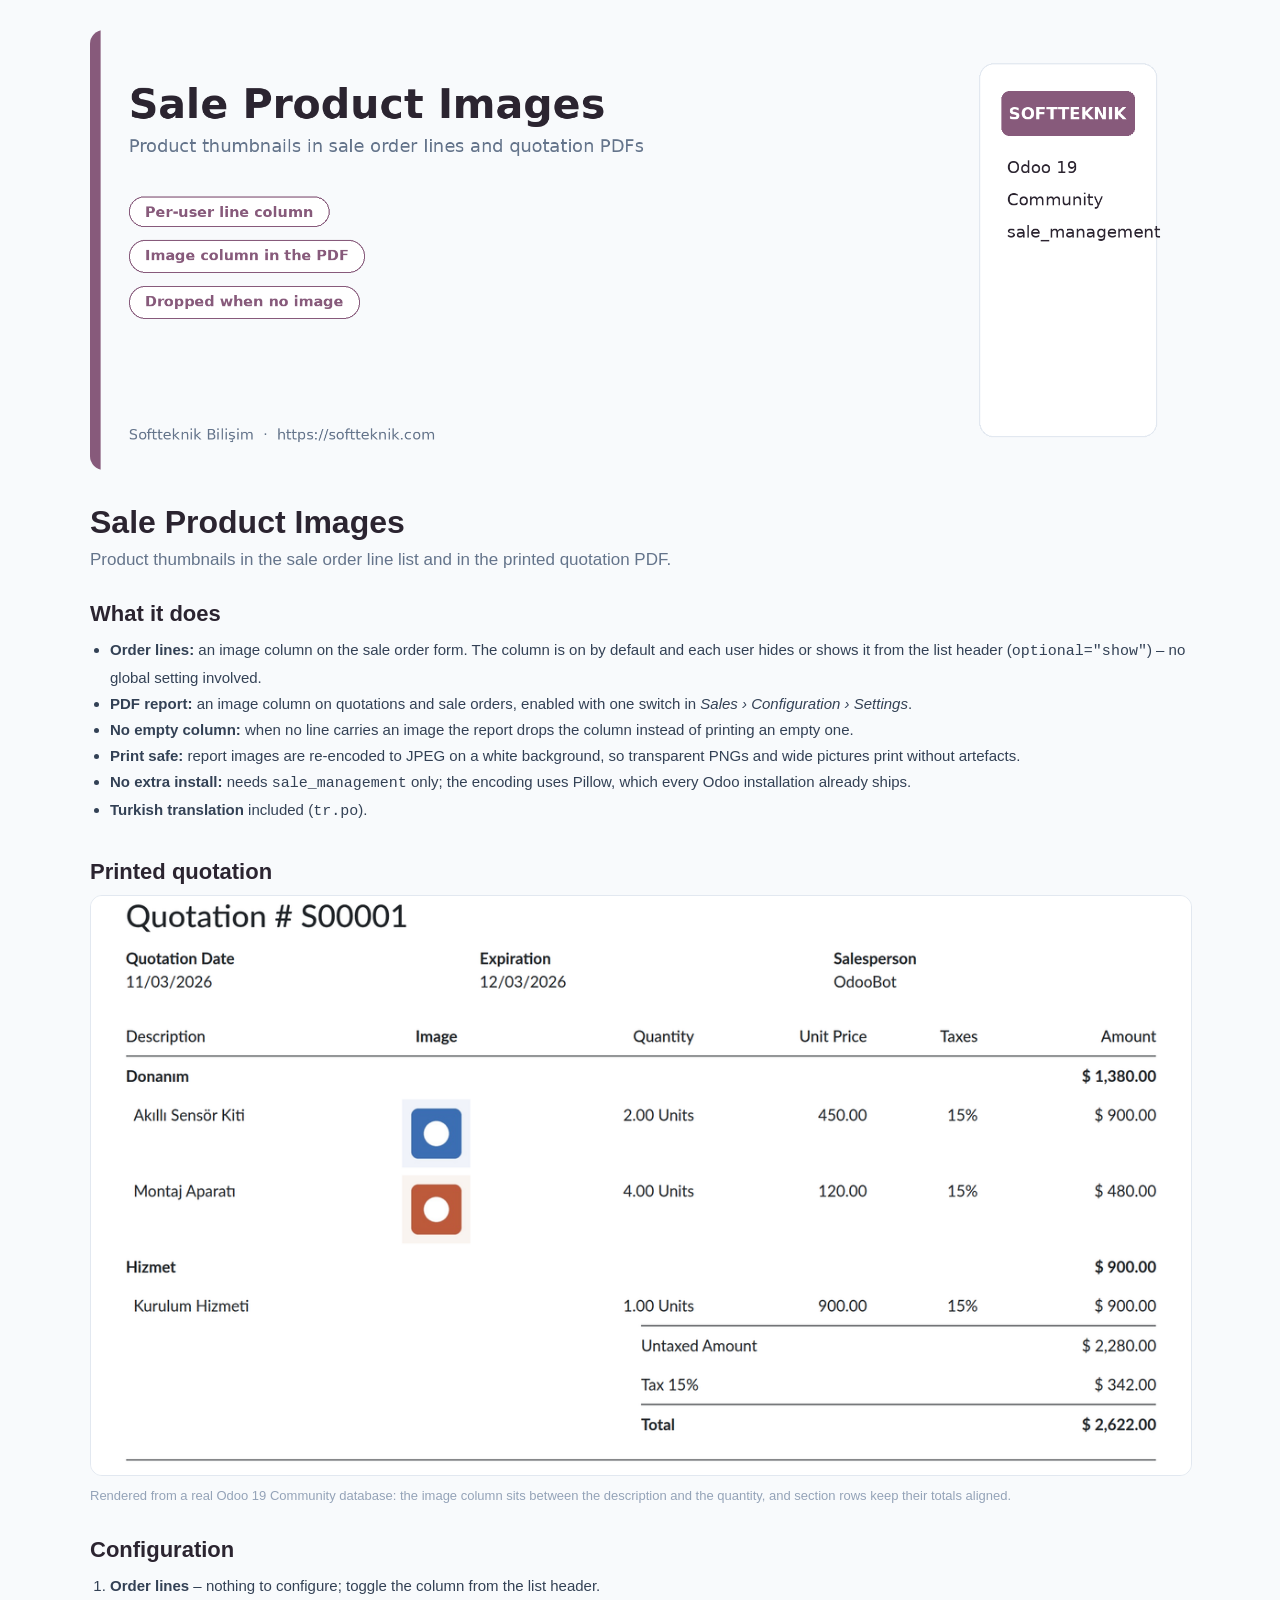
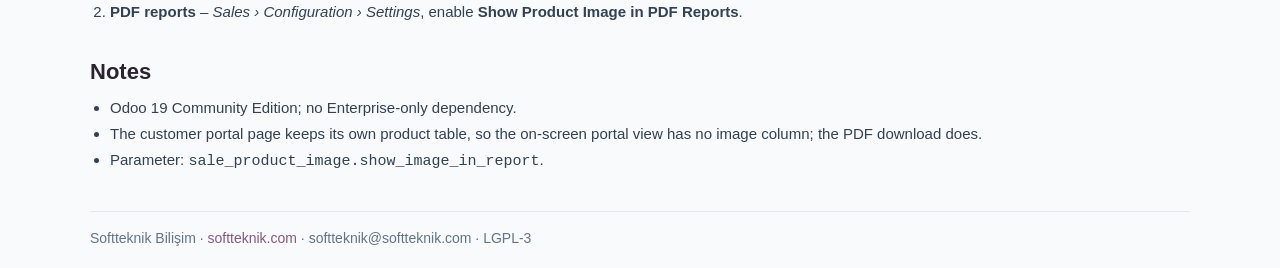
<file: sale_product_image/static/description/index.html>
<!DOCTYPE html>
<html lang="en">
<head>
    <meta charset="utf-8"/>
    <title>Sale Product Images</title>
</head>
<body style="margin:0;background:#F8FAFC;color:#334155;font-family:Arial,Helvetica,sans-serif;">

<div style="max-width:1100px;margin:0 auto;padding:30px 20px;">

    <img src="banner.png" alt="Sale Product Images for Odoo"
         style="width:100%;height:auto;border-radius:14px;"/>

    <h1 style="color:#2B2430;font-size:32px;margin:30px 0 6px 0;">Sale Product Images</h1>
    <p style="color:#64748B;font-size:17px;line-height:26px;margin:0 0 24px 0;">
        Product thumbnails in the sale order line list and in the printed quotation PDF.
    </p>

    <h2 style="color:#2B2430;font-size:22px;margin:28px 0 10px 0;">What it does</h2>
    <ul style="font-size:15px;line-height:26px;margin:0;padding-left:20px;">
        <li><strong>Order lines:</strong> an image column on the sale order form. The column
            is on by default and each user hides or shows it from the list header
            (<code>optional="show"</code>) &ndash; no global setting involved.</li>
        <li><strong>PDF report:</strong> an image column on quotations and sale orders, enabled
            with one switch in <em>Sales &rsaquo; Configuration &rsaquo; Settings</em>.</li>
        <li><strong>No empty column:</strong> when no line carries an image the report drops the
            column instead of printing an empty one.</li>
        <li><strong>Print safe:</strong> report images are re-encoded to JPEG on a white
            background, so transparent PNGs and wide pictures print without artefacts.</li>
        <li><strong>No extra install:</strong> needs <code>sale_management</code> only; the
            encoding uses Pillow, which every Odoo installation already ships.</li>
        <li><strong>Turkish translation</strong> included (<code>tr.po</code>).</li>
    </ul>

    <h2 style="color:#2B2430;font-size:22px;margin:34px 0 10px 0;">Printed quotation</h2>
    <img src="screenshots/quotation.png" alt="Quotation report with the product image column"
         style="width:100%;height:auto;border:1px solid #E2E8F0;border-radius:12px;"/>
    <p style="color:#94A3B8;font-size:13px;margin:8px 0 0 0;">
        Rendered from a real Odoo 19 Community database: the image column sits between the
        description and the quantity, and section rows keep their totals aligned.
    </p>

    <h2 style="color:#2B2430;font-size:22px;margin:34px 0 10px 0;">Configuration</h2>
    <ol style="font-size:15px;line-height:26px;margin:0;padding-left:20px;">
        <li><strong>Order lines</strong> &ndash; nothing to configure; toggle the column from the
            list header.</li>
        <li><strong>PDF reports</strong> &ndash; <em>Sales &rsaquo; Configuration &rsaquo;
            Settings</em>, enable <strong>Show Product Image in PDF Reports</strong>.</li>
    </ol>

    <h2 style="color:#2B2430;font-size:22px;margin:34px 0 10px 0;">Notes</h2>
    <ul style="font-size:15px;line-height:26px;margin:0;padding-left:20px;">
        <li>Odoo 19 Community Edition; no Enterprise-only dependency.</li>
        <li>The customer portal page keeps its own product table, so the on-screen portal view
            has no image column; the PDF download does.</li>
        <li>Parameter: <code>sale_product_image.show_image_in_report</code>.</li>
    </ul>

    <div style="border-top:1px solid #E2E8F0;margin-top:36px;padding-top:18px;
                color:#64748B;font-size:14px;">
        Softteknik Bilişim &middot;
        <a href="https://softteknik.com" style="color:#875A7B;text-decoration:none;">softteknik.com</a>
        &middot; softteknik@softteknik.com &middot; LGPL-3
    </div>

</div>

</body>
</html>
</file>
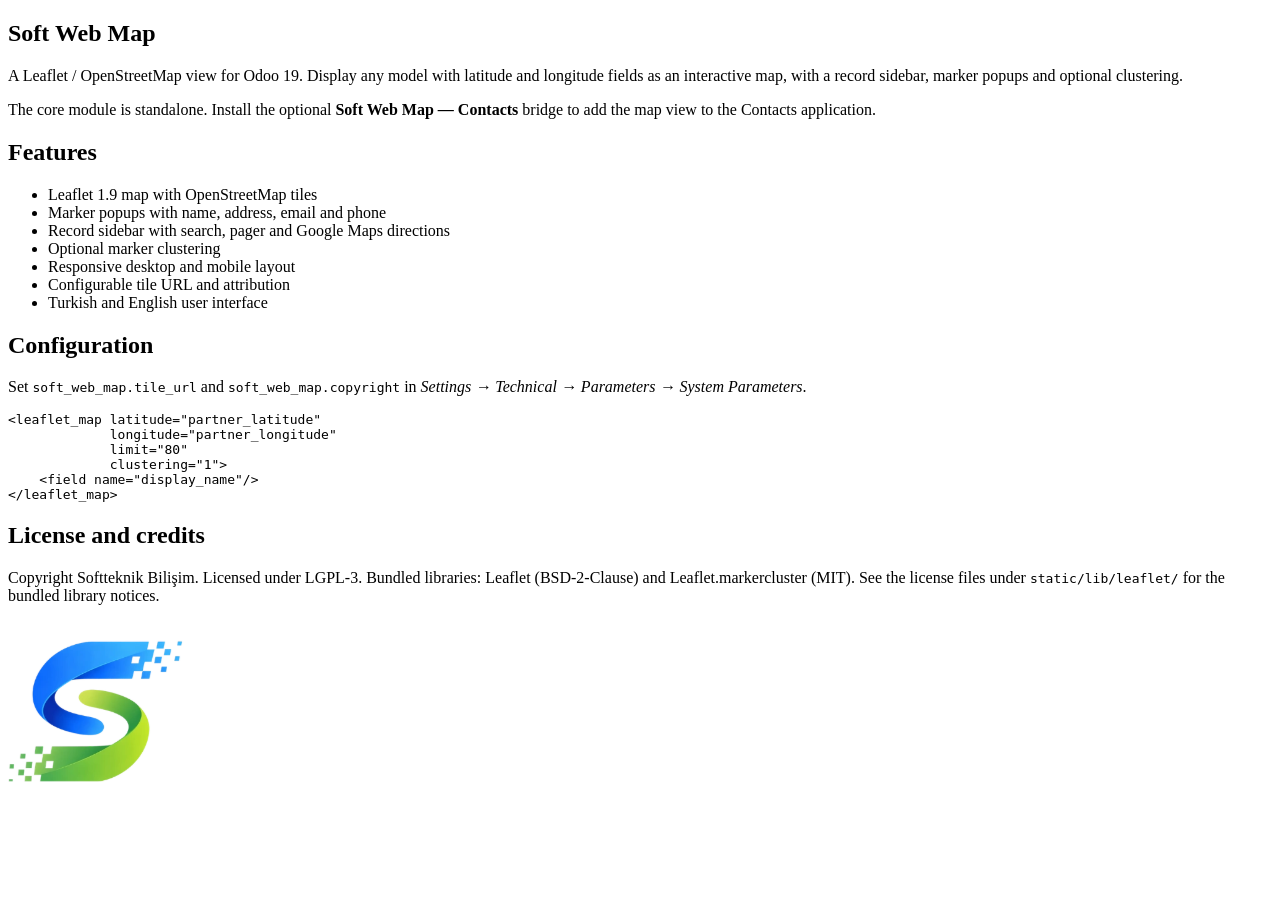
<file: soft_web_map/static/description/index.html>
<!DOCTYPE html>
<html lang="en">
<head>
    <meta charset="utf-8"/>
    <title>Soft Web Map</title>
</head>
<body>
<section class="container">
    <div class="row">
        <div class="col-lg-8">
            <h1>Soft Web Map</h1>
            <p class="lead">
                A Leaflet / OpenStreetMap view for Odoo 19. Display any model with
                latitude and longitude fields as an interactive map, with a record
                sidebar, marker popups and optional clustering.
            </p>
            <p>
                The core module is standalone. Install the optional
                <strong>Soft Web Map — Contacts</strong> bridge to add the map view
                to the Contacts application.
            </p>

            <h2>Features</h2>
            <ul>
                <li>Leaflet 1.9 map with OpenStreetMap tiles</li>
                <li>Marker popups with name, address, email and phone</li>
                <li>Record sidebar with search, pager and Google Maps directions</li>
                <li>Optional marker clustering</li>
                <li>Responsive desktop and mobile layout</li>
                <li>Configurable tile URL and attribution</li>
                <li>Turkish and English user interface</li>
            </ul>

            <h2>Configuration</h2>
            <p>
                Set <code>soft_web_map.tile_url</code> and
                <code>soft_web_map.copyright</code> in <em>Settings &rarr; Technical
                &rarr; Parameters &rarr; System Parameters</em>.
            </p>
            <pre><code>&lt;leaflet_map latitude="partner_latitude"
             longitude="partner_longitude"
             limit="80"
             clustering="1"&gt;
    &lt;field name="display_name"/&gt;
&lt;/leaflet_map&gt;</code></pre>

            <h2>License and credits</h2>
            <p>
                Copyright Softteknik Bilişim. Licensed under LGPL-3.
                Bundled libraries: Leaflet (BSD-2-Clause) and Leaflet.markercluster
                (MIT). See the license files under <code>static/lib/leaflet/</code>
                for the bundled library notices.
            </p>
        </div>
        <div class="col-lg-4 text-center">
            <img src="icon.png" alt="Soft Web Map" class="img img-fluid" style="max-width: 180px;"/>
        </div>
    </div>
</section>
</body>
</html>
</file>
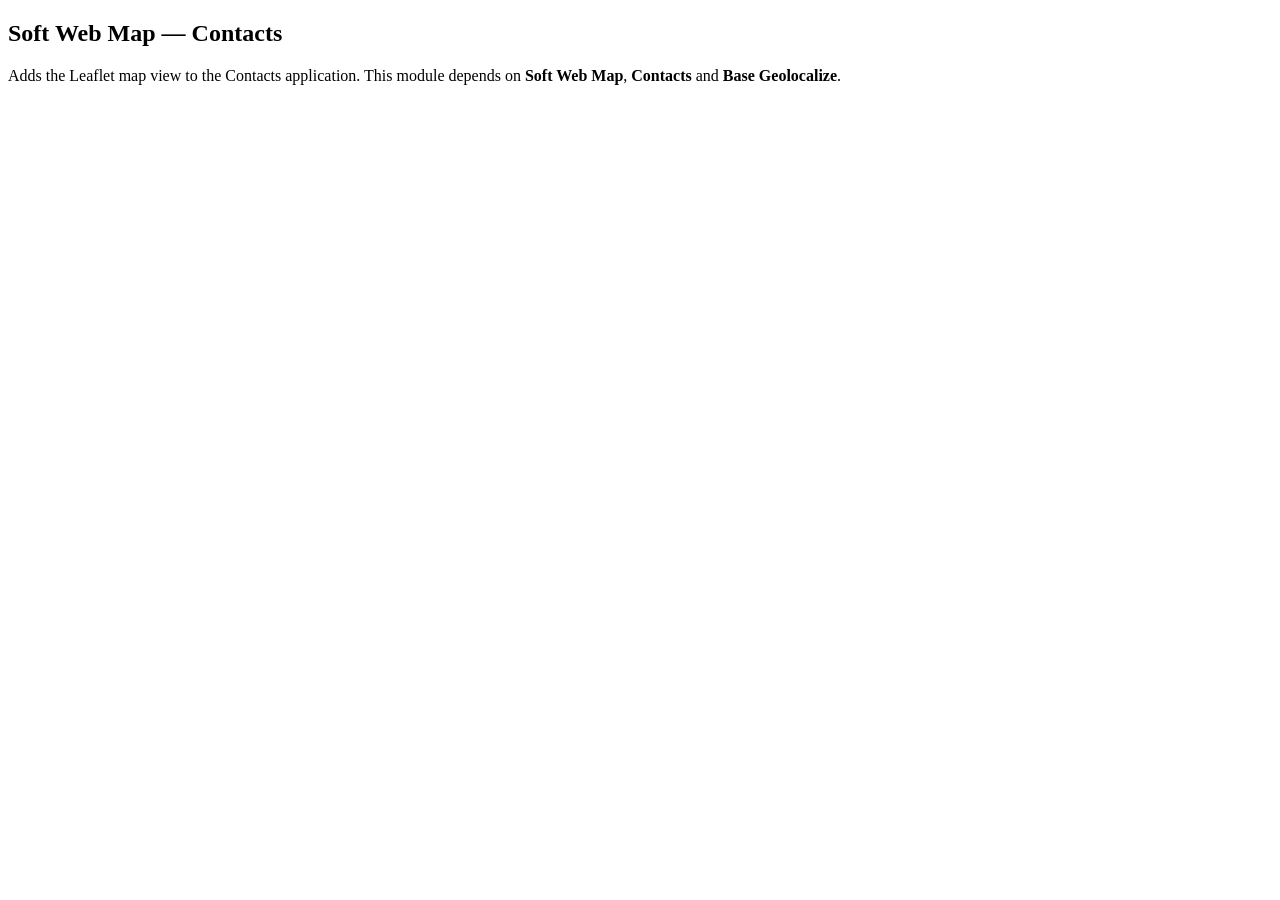
<file: soft_web_map_contacts/static/description/index.html>
<!DOCTYPE html>
<html lang="en">
<head>
    <meta charset="utf-8"/>
    <title>Soft Web Map — Contacts</title>
</head>
<body>
<section class="container">
    <h1>Soft Web Map — Contacts</h1>
    <p>
        Adds the Leaflet map view to the Contacts application. This module
        depends on <strong>Soft Web Map</strong>, <strong>Contacts</strong> and
        <strong>Base Geolocalize</strong>.
    </p>
</section>
</body>
</html>
</file>
